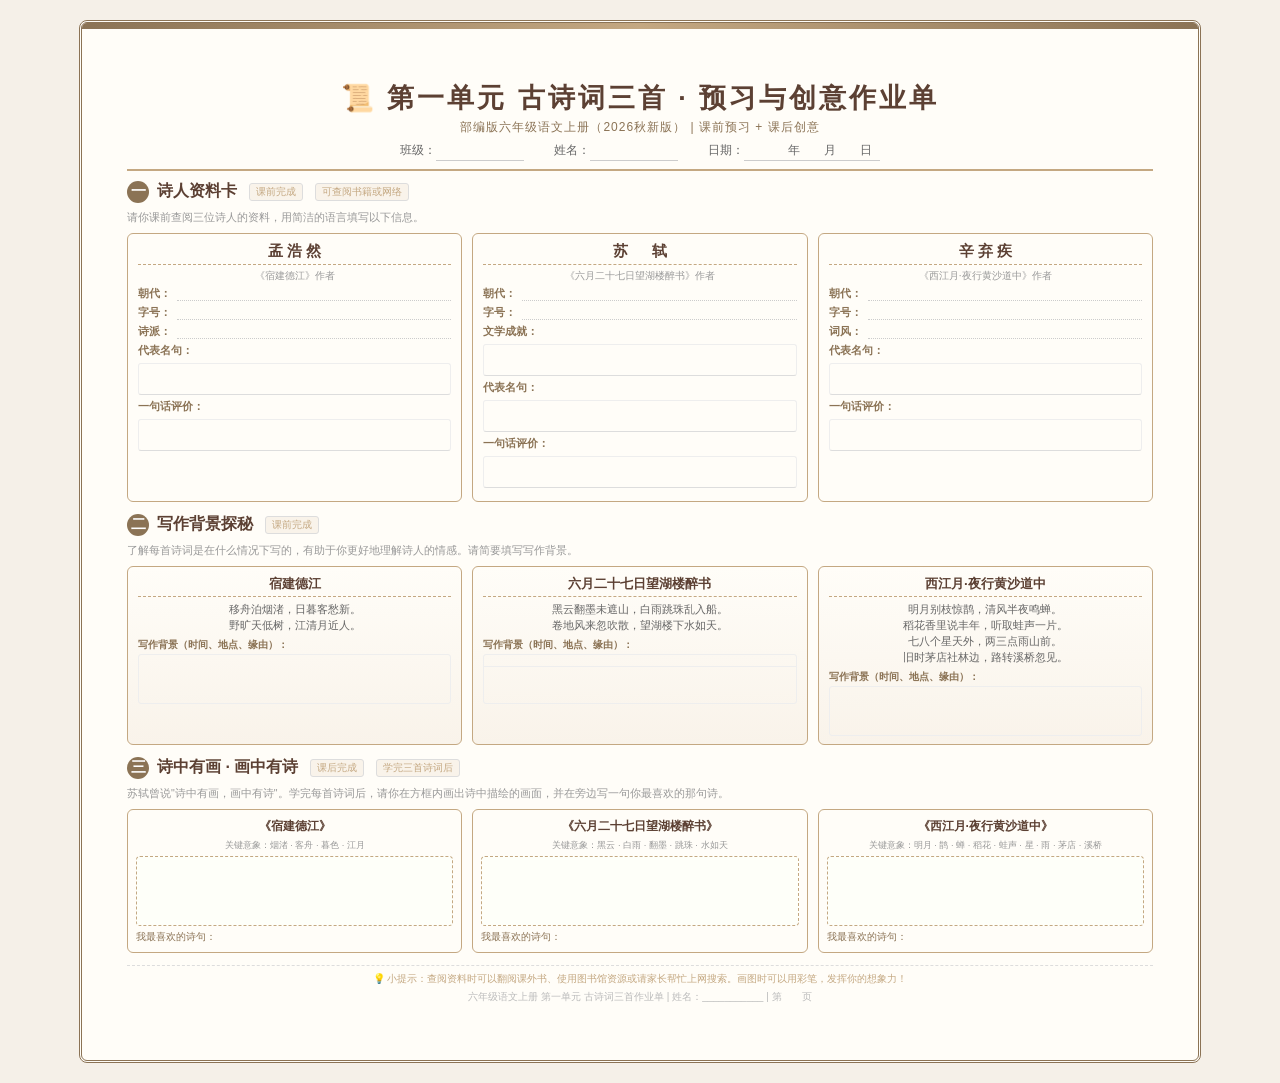
<file: poem-worksheet.html>
<!DOCTYPE html>
<html lang="zh-CN" data-page-node-id="LjMqDmoiPBMxnZVfy2iW4v">
<head data-page-node-id="DZyPYLRQE2AS4GdG1DqP4c">
<meta charset="UTF-8" data-page-node-id="cx3XDaWxhDWW0R9sPoXjKO">
<meta name="viewport" content="width=device-width, initial-scale=1.0" data-page-node-id="ZFkNEIAo9MlFMiZb8cNxqe">
<title>第一单元 古诗词三首 · 预习与创意作业单</title>
<style>
  @page { size: A4 landscape; margin: 0; }
  * { margin: 0; padding: 0; box-sizing: border-box; }
  body {
    font-family: "Microsoft YaHei", "PingFang SC", "Noto Sans CJK SC", sans-serif;
    background: #f5f0e8;
    color: #333;
    padding: 20px;
    display: flex;
    justify-content: center;
  }
  .sheet {
    width: 297mm;
    min-height: 210mm;
    background: #fffdf8;
    border: 3px double #8B7355;
    border-radius: 8px;
    padding: 15mm 12mm;
    position: relative;
    overflow: hidden;
  }
  /* 装饰背景 */
  .sheet::before {
    content: '';
    position: absolute;
    top: 0; left: 0; right: 0;
    height: 6px;
    background: linear-gradient(90deg, #8B7355, #C4A882, #8B7355);
  }

  /* ===== 标题区 ===== */
  .header {
    text-align: center;
    margin-bottom: 10px;
    border-bottom: 2px solid #C4A882;
    padding-bottom: 8px;
  }
  .header h1 {
    font-size: 20pt;
    color: #5C4033;
    letter-spacing: 3px;
    margin-bottom: 3px;
  }
  .header .subtitle {
    font-size: 9pt;
    color: #8B7355;
    letter-spacing: 1px;
  }
  .student-info {
    display: flex;
    justify-content: center;
    gap: 30px;
    margin-top: 6px;
    font-size: 9pt;
    color: #666;
  }
  .student-info span {
    border-bottom: 1px solid #ccc;
    padding: 0 8px 1px;
    min-width: 80px;
    display: inline-block;
  }

  /* ===== 第一部分：诗人资料卡 ===== */
  .section {
    margin-bottom: 12px;
  }
  .section-title {
    display: flex;
    align-items: center;
    gap: 8px;
    margin-bottom: 8px;
  }
  .section-num {
    width: 22px; height: 22px;
    background: #8B7355;
    color: #fff;
    border-radius: 50%;
    display: flex;
    align-items: center;
    justify-content: center;
    font-size: 11pt;
    font-weight: bold;
    flex-shrink: 0;
  }
  .section-title h2 {
    font-size: 12pt;
    color: #5C4033;
  }
  .section-title .tag {
    font-size: 7.5pt;
    color: #C4A882;
    background: #f9f3ea;
    border: 1px solid #ddd;
    border-radius: 3px;
    padding: 1px 6px;
    margin-left: 4px;
  }

  /* 三栏诗人卡 */
  .poet-row {
    display: grid;
    grid-template-columns: 1fr 1fr 1fr;
    gap: 10px;
  }
  .poet-card {
    border: 1.5px solid #C4A882;
    border-radius: 6px;
    padding: 8px 10px;
    background: #fffdf8;
    position: relative;
  }
  .poet-card .poet-name {
    text-align: center;
    font-size: 11pt;
    font-weight: bold;
    color: #5C4033;
    margin-bottom: 4px;
    padding-bottom: 3px;
    border-bottom: 1px dashed #C4A882;
  }
  .poet-card .poet-label {
    font-size: 7.5pt;
    color: #999;
    text-align: center;
    margin-bottom: 4px;
  }
  .field-row {
    display: flex;
    gap: 6px;
    margin-bottom: 5px;
    font-size: 8pt;
    align-items: flex-start;
  }
  .field-label {
    color: #8B7355;
    white-space: nowrap;
    flex-shrink: 0;
    font-weight: bold;
  }
  .field-blank {
    flex: 1;
    border-bottom: 1px dotted #ccc;
    min-height: 14px;
  }
  .field-blank.multi {
    min-height: 32px;
    border: 1px solid #eee;
    border-radius: 3px;
    border-bottom: 1px solid #ddd;
  }

  /* ===== 第二部分：写作背景 ===== */
  .bg-row {
    display: grid;
    grid-template-columns: 1fr 1fr 1fr;
    gap: 10px;
  }
  .bg-card {
    border: 1.5px solid #C4A882;
    border-radius: 6px;
    padding: 8px 10px;
    background: linear-gradient(180deg, #fffdf8 0%, #f9f3ea 100%);
  }
  .bg-card .poem-title {
    text-align: center;
    font-size: 10pt;
    font-weight: bold;
    color: #5C4033;
    margin-bottom: 4px;
    padding-bottom: 3px;
    border-bottom: 1px dashed #C4A882;
  }
  .bg-card .poem-text {
    font-size: 8pt;
    color: #666;
    text-align: center;
    margin-bottom: 5px;
    line-height: 1.5;
  }
  .bg-card .bg-label {
    font-size: 7.5pt;
    color: #8B7355;
    font-weight: bold;
    margin-bottom: 2px;
  }
  .bg-card .bg-lines {
    border: 1px solid #eee;
    border-radius: 3px;
    height: 50px;
    background: repeating-linear-gradient(
      to bottom,
      transparent,
      transparent 11px,
      #eee 11px,
      #eee 11.5px
    );
  }

  /* ===== 第三部分：画面绘制 ===== */
  .draw-row {
    display: grid;
    grid-template-columns: 1fr 1fr 1fr;
    gap: 10px;
  }
  .draw-card {
    border: 1.5px solid #C4A882;
    border-radius: 6px;
    padding: 8px;
    background: #fffdf8;
  }
  .draw-card .draw-title {
    text-align: center;
    font-size: 9pt;
    font-weight: bold;
    color: #5C4033;
    margin-bottom: 4px;
  }
  .draw-card .draw-key {
    font-size: 7pt;
    color: #999;
    text-align: center;
    margin-bottom: 4px;
  }
  .draw-area {
    height: 70px;
    border: 1.5px dashed #C4A882;
    border-radius: 4px;
    background: #fefff9;
  }

  /* 底部 */
  .footer {
    margin-top: 10px;
    text-align: center;
    font-size: 7.5pt;
    color: #bbb;
    border-top: 1px dashed #ddd;
    padding-top: 6px;
  }
  .footer .tips {
    color: #C4A882;
  }

  @media print {
    body { background: #fff; padding: 0; }
    .sheet { border: none; border-radius: 0; box-shadow: none; }
  }
</style>
</head>
<body data-page-node-id="54MlNK5imH20zo4uzhZW6D">

<div class="sheet" data-page-node-id="2JcAXw5Wcq7qaMMVaPBW67">

  <!-- ===== 标题 ===== -->
  <div class="header" data-page-node-id="OsZVOKxp8Kzsx96RihrQ6x">
    <h1 data-page-node-id="5DG008yfWZHD95WLK4lDth">📜 第一单元 古诗词三首 · 预习与创意作业单</h1>
    <p class="subtitle" data-page-node-id="O1kezjdO0q6TRQ68R0TjiO">部编版六年级语文上册（2026秋新版） | 课前预习 + 课后创意</p>
    <div class="student-info" data-page-node-id="3fVvV24WBs1XicfdXcsilp">
      <div data-page-node-id="styLFQGLA8KAJwQGMjFynd">班级：<span data-page-node-id="ANDXvgMWpJa6CslQX4GgOz">　　　　　　</span></div>
      <div data-page-node-id="wnenbeXCPU9t9aGi8tKZxT">姓名：<span data-page-node-id="Z34LhYDwDQd8SkUy34j4cX">　　　　　　</span></div>
      <div data-page-node-id="eYZZgGgnmxmoptEnyoCFNY">日期：<span data-page-node-id="UuSd6F0pIovTK4zBXcbZEr">　　　年　　月　　日</span></div>
    </div>
  </div>

  <!-- ===== 第一部分：诗人资料卡 ===== -->
  <div class="section" data-page-node-id="R5XAYvBForOF7h2UIZzESD">
    <div class="section-title" data-page-node-id="uzH8USnpEKc9i00DWv1wpp">
      <div class="section-num" data-page-node-id="e69om0363ydTDzK5p0Z0RH">一</div>
      <h2 data-page-node-id="DIcfY6i8h3KEInajcwE11Y">诗人资料卡</h2>
      <span class="tag" data-page-node-id="rP8tP1wqOaa91arcKt9Uou">课前完成</span>
      <span class="tag" data-page-node-id="f6Wvc3FMpUwyp32BCgIJ2F">可查阅书籍或网络</span>
    </div>
    <p style="font-size:8pt;color:#999;margin-bottom:8px;" data-page-node-id="sfxxtap8AcEsRWfO9gqHUu">请你课前查阅三位诗人的资料，用简洁的语言填写以下信息。</p>

    <div class="poet-row" data-page-node-id="XpoMorIfDGGvS0xAMRh5Ym">
      <!-- 孟浩然 -->
      <div class="poet-card" data-page-node-id="AqoTfXd3YQR8SN3TlystNa">
        <div class="poet-name" data-page-node-id="lCjgjQknHUPfhR9FyobVFv">孟 浩 然</div>
        <div class="poet-label" data-page-node-id="OEniRkxQKLBDGgU5iXAAVe">《宿建德江》作者</div>
        <div class="field-row" data-page-node-id="2QT3U6g6pCf2oIMTMmwrxq">
          <span class="field-label" data-page-node-id="5nKoFCNbQb8snM5rLTnebm">朝代：</span>
          <span class="field-blank" data-page-node-id="vyCIRZNqN12vuZB5cT1kgf"></span>
        </div>
        <div class="field-row" data-page-node-id="6brkmHExRvdgTciS3vSDpy">
          <span class="field-label" data-page-node-id="uYnIzbCZMTpZ16J7YsWCJK">字号：</span>
          <span class="field-blank" data-page-node-id="AzhUBy3A0rMFM3Jc3iIwbG"></span>
        </div>
        <div class="field-row" data-page-node-id="eteHuIousN7KnZZJuIDmpZ">
          <span class="field-label" data-page-node-id="hLkK94qbqktyCdPJljtMT3">诗派：</span>
          <span class="field-blank" data-page-node-id="dW0UI06kGiSL8O2lM0JYUg"></span>
        </div>
        <div class="field-row" data-page-node-id="qirtW8J8eM7sZeddBFrMDk">
          <span class="field-label" data-page-node-id="t6LjjPXHHz1o73JSJNOo69">代表名句：</span>
        </div>
        <div class="field-row" data-page-node-id="7Ak6x4toigXw4akAqclFAY">
          <div class="field-blank multi" data-page-node-id="YJr0sDdbzMqKFlJADT9l3x"></div>
        </div>
        <div class="field-row" data-page-node-id="1RJzlHNnBDHkBILvd08oo3">
          <span class="field-label" data-page-node-id="OvyqFXdPsAVvjuUVAmap07">一句话评价：</span>
        </div>
        <div class="field-row" data-page-node-id="TzE9D5p89AOniUlFqC2Wkh">
          <div class="field-blank multi" data-page-node-id="OyxWECGqMniDAZXDZaild1"></div>
        </div>
      </div>

      <!-- 苏轼 -->
      <div class="poet-card" data-page-node-id="vw0zMsWvFj9uqNNfoTpmhZ">
        <div class="poet-name" data-page-node-id="4kmJlRFlnAV0bcFHoufIEQ">苏 　 轼</div>
        <div class="poet-label" data-page-node-id="B1YyH5BZltO44G0VcLn9Ed">《六月二十七日望湖楼醉书》作者</div>
        <div class="field-row" data-page-node-id="nPDRdKVi5ZyMI0pU4WkZcC">
          <span class="field-label" data-page-node-id="AN7NnaJ2g7VKkcBcHwHHCV">朝代：</span>
          <span class="field-blank" data-page-node-id="92X4XJRADTmGUy593fZZy9"></span>
        </div>
        <div class="field-row" data-page-node-id="01HP9UnvgsrxWUbGyFzyHe">
          <span class="field-label" data-page-node-id="BGzAMph6UDeQH20NrIzEla">字号：</span>
          <span class="field-blank" data-page-node-id="mM08LDPhpGXkdiNBKRRJcP"></span>
        </div>
        <div class="field-row" data-page-node-id="0eJTPevTRC7OvdP678mlqs">
          <span class="field-label" data-page-node-id="pN7Hcl4DN4VIuDrvouupit">文学成就：</span>
        </div>
        <div class="field-row" data-page-node-id="2yJPsahDPlFFLPUY1EmnOC">
          <div class="field-blank multi" data-page-node-id="IP2agGxUrrbOAyvhamYH1n"></div>
        </div>
        <div class="field-row" data-page-node-id="vPeTVwqw2ymrvEMqT31weE">
          <span class="field-label" data-page-node-id="Xb81jHvvQ1dzPIPVlfKqCC">代表名句：</span>
        </div>
        <div class="field-row" data-page-node-id="nvrQik5xVFZRys826Pl8yK">
          <div class="field-blank multi" data-page-node-id="3DhzkIoxn9ZYJJu7MNMijB"></div>
        </div>
        <div class="field-row" data-page-node-id="8CfHXO2hDhxa5cLeJz6PQs">
          <span class="field-label" data-page-node-id="yQOiqipFFqf8Npds2gOWW7">一句话评价：</span>
        </div>
        <div class="field-row" data-page-node-id="FPJnVllQxfROgczfGlt9AV">
          <div class="field-blank multi" data-page-node-id="pD1CFSn3KNHrOQoHAiXpYp"></div>
        </div>
      </div>

      <!-- 辛弃疾 -->
      <div class="poet-card" data-page-node-id="F07gYZ8wMYKmub32SQyKvw">
        <div class="poet-name" data-page-node-id="HC5xKAwPweUC0uN7P3rZ0k">辛 弃 疾</div>
        <div class="poet-label" data-page-node-id="gwbtqYgb5X4UeJa271Li8E">《西江月·夜行黄沙道中》作者</div>
        <div class="field-row" data-page-node-id="D3yAEUh02tmKnTAB3C6ETP">
          <span class="field-label" data-page-node-id="RfLtPATOfnXk48eDFQOsK6">朝代：</span>
          <span class="field-blank" data-page-node-id="B2pl18gwA4NqDEj5YQolZZ"></span>
        </div>
        <div class="field-row" data-page-node-id="bJ615Cdg4eFTSIpprFWxUt">
          <span class="field-label" data-page-node-id="F8NN2O4Izm8BxZCWQKeiQ5">字号：</span>
          <span class="field-blank" data-page-node-id="4OaqMwt4bjsdT1xTjlvh9J"></span>
        </div>
        <div class="field-row" data-page-node-id="IAmJNHu8maqnLEKxt7ay7X">
          <span class="field-label" data-page-node-id="AXTTHE1X3SWHuuwNqFIUFI">词风：</span>
          <span class="field-blank" data-page-node-id="iDzUFzi9ZWXJhiWGnmU3dR"></span>
        </div>
        <div class="field-row" data-page-node-id="MiJICxAsv7SbdR5HyvE73d">
          <span class="field-label" data-page-node-id="MSpZOYMzJ13M5WayaJyenJ">代表名句：</span>
        </div>
        <div class="field-row" data-page-node-id="DrlgYl2FlYXjfAaBCndPBG">
          <div class="field-blank multi" data-page-node-id="MWVKXojtmR7fxfAJEVoYsV"></div>
        </div>
        <div class="field-row" data-page-node-id="g9ZcpkumBejkCmwmtDpUGz">
          <span class="field-label" data-page-node-id="5CPmZhNqDpe6xiqCDVpfN5">一句话评价：</span>
        </div>
        <div class="field-row" data-page-node-id="B8jVyLlSukxs0V0X2bhHdC">
          <div class="field-blank multi" data-page-node-id="guVezAym9odVyNiLGXPsst"></div>
        </div>
      </div>
    </div>
  </div>

  <!-- ===== 第二部分：写作背景 ===== -->
  <div class="section" data-page-node-id="u2OCUeKtN4Wm7RRF4hkk1i">
    <div class="section-title" data-page-node-id="IhTOjMOmzJsrDpmD1xNLi3">
      <div class="section-num" data-page-node-id="441FgVZ1yctNN5iXiwkDWD">二</div>
      <h2 data-page-node-id="lBaKPQvF7OXHyIQI7Lu3qf">写作背景探秘</h2>
      <span class="tag" data-page-node-id="RJiWBL5foS7wUMtfdWv33U">课前完成</span>
    </div>
    <p style="font-size:8pt;color:#999;margin-bottom:8px;" data-page-node-id="Oe5svb8V2uRfLLLA0lyRAi">了解每首诗词是在什么情况下写的，有助于你更好地理解诗人的情感。请简要填写写作背景。</p>

    <div class="bg-row" data-page-node-id="pwo0D9Y1Bfwe2T3UK7qF8m">
      <div class="bg-card" data-page-node-id="ZuyNfQFE62txZwr5MIf24z">
        <div class="poem-title" data-page-node-id="1sogD95IJEpPYWk18AH5U7">宿建德江</div>
        <div class="poem-text" data-page-node-id="tHLiY057bKpyZ1rLiNpAdF">移舟泊烟渚，日暮客愁新。<br data-page-node-id="GSEn2JmfwjFZ7IyfZ9kpYg">野旷天低树，江清月近人。</div>
        <div class="bg-label" data-page-node-id="0vWORgY5JlsWtHtsXGeJdT">写作背景（时间、地点、缘由）：</div>
        <div class="bg-lines" data-page-node-id="jSVhOU8rP1WshaMM7ArI79"></div>
      </div>

      <div class="bg-card" data-page-node-id="ZWAtBfOv0Bpdjhw6wVccme">
        <div class="poem-title" data-page-node-id="dXfa5WLdbuu1dtV1m2s62C">六月二十七日望湖楼醉书</div>
        <div class="poem-text" data-page-node-id="ixmEqKdg3rReb8akGKKC5m">黑云翻墨未遮山，白雨跳珠乱入船。<br data-page-node-id="4VoX8FmYCd0KcjBVQj5ZML">卷地风来忽吹散，望湖楼下水如天。</div>
        <div class="bg-label" data-page-node-id="WzbjurmUQZFhkMZUC8Qkc5">写作背景（时间、地点、缘由）：</div>
        <div class="bg-lines" data-page-node-id="0mjvRSg3rEYj2c8Jx9I7hd"></div>
      </div>

      <div class="bg-card" data-page-node-id="KBBB9eFsPs2z0MhElxXXfp">
        <div class="poem-title" data-page-node-id="9iAralBLxiQ4M7eP2coG6z">西江月·夜行黄沙道中</div>
        <div class="poem-text" data-page-node-id="ScupV9YNe37FXpEMEsqVnP">明月别枝惊鹊，清风半夜鸣蝉。<br data-page-node-id="b3JXi2ZJz3mlsfW2f7fbSs">稻花香里说丰年，听取蛙声一片。<br data-page-node-id="2m6S23pztM8BFOkVYl8fED">七八个星天外，两三点雨山前。<br data-page-node-id="oMYAyRmCFzSroyoM1G7SEB">旧时茅店社林边，路转溪桥忽见。</div>
        <div class="bg-label" data-page-node-id="KgCqUgm44xdeE5bpDtWxcX">写作背景（时间、地点、缘由）：</div>
        <div class="bg-lines" data-page-node-id="XMuETG3bSILLKCCFRtv1Fd"></div>
      </div>
    </div>
  </div>

  <!-- ===== 第三部分：画面绘制 ===== -->
  <div class="section" data-page-node-id="6HxJ1MHf9bv2sAenPzABsj">
    <div class="section-title" data-page-node-id="kukYMW8AUCWf0KGmEMYmMA">
      <div class="section-num" data-page-node-id="h6xPkHuKSwoH6CQc1UvqPJ">三</div>
      <h2 data-page-node-id="gY46nvXLSEERFt9YCTuKR6">诗中有画 · 画中有诗</h2>
      <span class="tag" data-page-node-id="ucqAQReryT7Ci7oC9tAdHn">课后完成</span>
      <span class="tag" data-page-node-id="weICLRbRWZL288ekq8ygBC">学完三首诗词后</span>
    </div>
    <p style="font-size:8pt;color:#999;margin-bottom:8px;" data-page-node-id="3hOCcvG38fUA0GbBrG9W6U">苏轼曾说"诗中有画，画中有诗"。学完每首诗词后，请你在方框内画出诗中描绘的画面，并在旁边写一句你最喜欢的那句诗。</p>

    <div class="draw-row" data-page-node-id="0xkXa82B99Wfy7JuhJ8pa5">
      <div class="draw-card" data-page-node-id="MT1OUrR8autnseURys42Td">
        <div class="draw-title" data-page-node-id="536BWVuSBEO8DAaiMnRXUF">《宿建德江》</div>
        <div class="draw-key" data-page-node-id="JiJcVByrquzVh78fXnI2OV">关键意象：烟渚 · 客舟 · 暮色 · 江月</div>
        <div class="draw-area" data-page-node-id="VbI1HvwMNh4iIZODCBxQ73"></div>
        <div style="margin-top:4px;font-size:7.5pt;color:#8B7355;" data-page-node-id="Zhq5NYxMmiJHCvCg4CbT0A">我最喜欢的诗句：　　　　　　　　　　　　</div>
      </div>

      <div class="draw-card" data-page-node-id="QKmz4lgBJRkEGnZT3fYdx5">
        <div class="draw-title" data-page-node-id="jjCoW7be6x7jZi6OuBCeN9">《六月二十七日望湖楼醉书》</div>
        <div class="draw-key" data-page-node-id="uN9rUX21Q25DV2qfIAgJPn">关键意象：黑云 · 白雨 · 翻墨 · 跳珠 · 水如天</div>
        <div class="draw-area" data-page-node-id="P7N6lFxdsEFYXLNCXEMQEb"></div>
        <div style="margin-top:4px;font-size:7.5pt;color:#8B7355;" data-page-node-id="aPyw5DrhMVzuytYf5LBTaa">我最喜欢的诗句：　　　　　　　　　　　　</div>
      </div>

      <div class="draw-card" data-page-node-id="XEYl3cNRR0WMX6Er4Kw0QE">
        <div class="draw-title" data-page-node-id="dyxMYiFiSQlfCCFR1ShzFP">《西江月·夜行黄沙道中》</div>
        <div class="draw-key" data-page-node-id="eEb9bQuG5dTA2V12p9wlMb">关键意象：明月 · 鹊 · 蝉 · 稻花 · 蛙声 · 星 · 雨 · 茅店 · 溪桥</div>
        <div class="draw-area" data-page-node-id="F4OQKbq8ynFAxO0fWEcAvf"></div>
        <div style="margin-top:4px;font-size:7.5pt;color:#8B7355;" data-page-node-id="vaVFUvUtU56D3ZB0DQCBcw">我最喜欢的诗句：　　　　　　　　　　　　</div>
      </div>
    </div>
  </div>

  <!-- 底部 -->
  <div class="footer" data-page-node-id="xfDU5YwnH8Ofk2pCEaUiMa">
    <span class="tips" data-page-node-id="slDt2zGxGnzcZRbjnQfFzq">💡 小提示：查阅资料时可以翻阅课外书、使用图书馆资源或请家长帮忙上网搜索。画图时可以用彩笔，发挥你的想象力！</span>
    <br data-page-node-id="Ec7E4YPQzGNZfBAnDRZ51q">
    <span style="margin-top:4px;display:inline-block;" data-page-node-id="iFZXyoHSNs0owvcdtVcamU">六年级语文上册 第一单元 古诗词三首作业单 | 姓名：___________ | 第　　页</span>
  </div>

</div>

</body>
</html>
</file>
